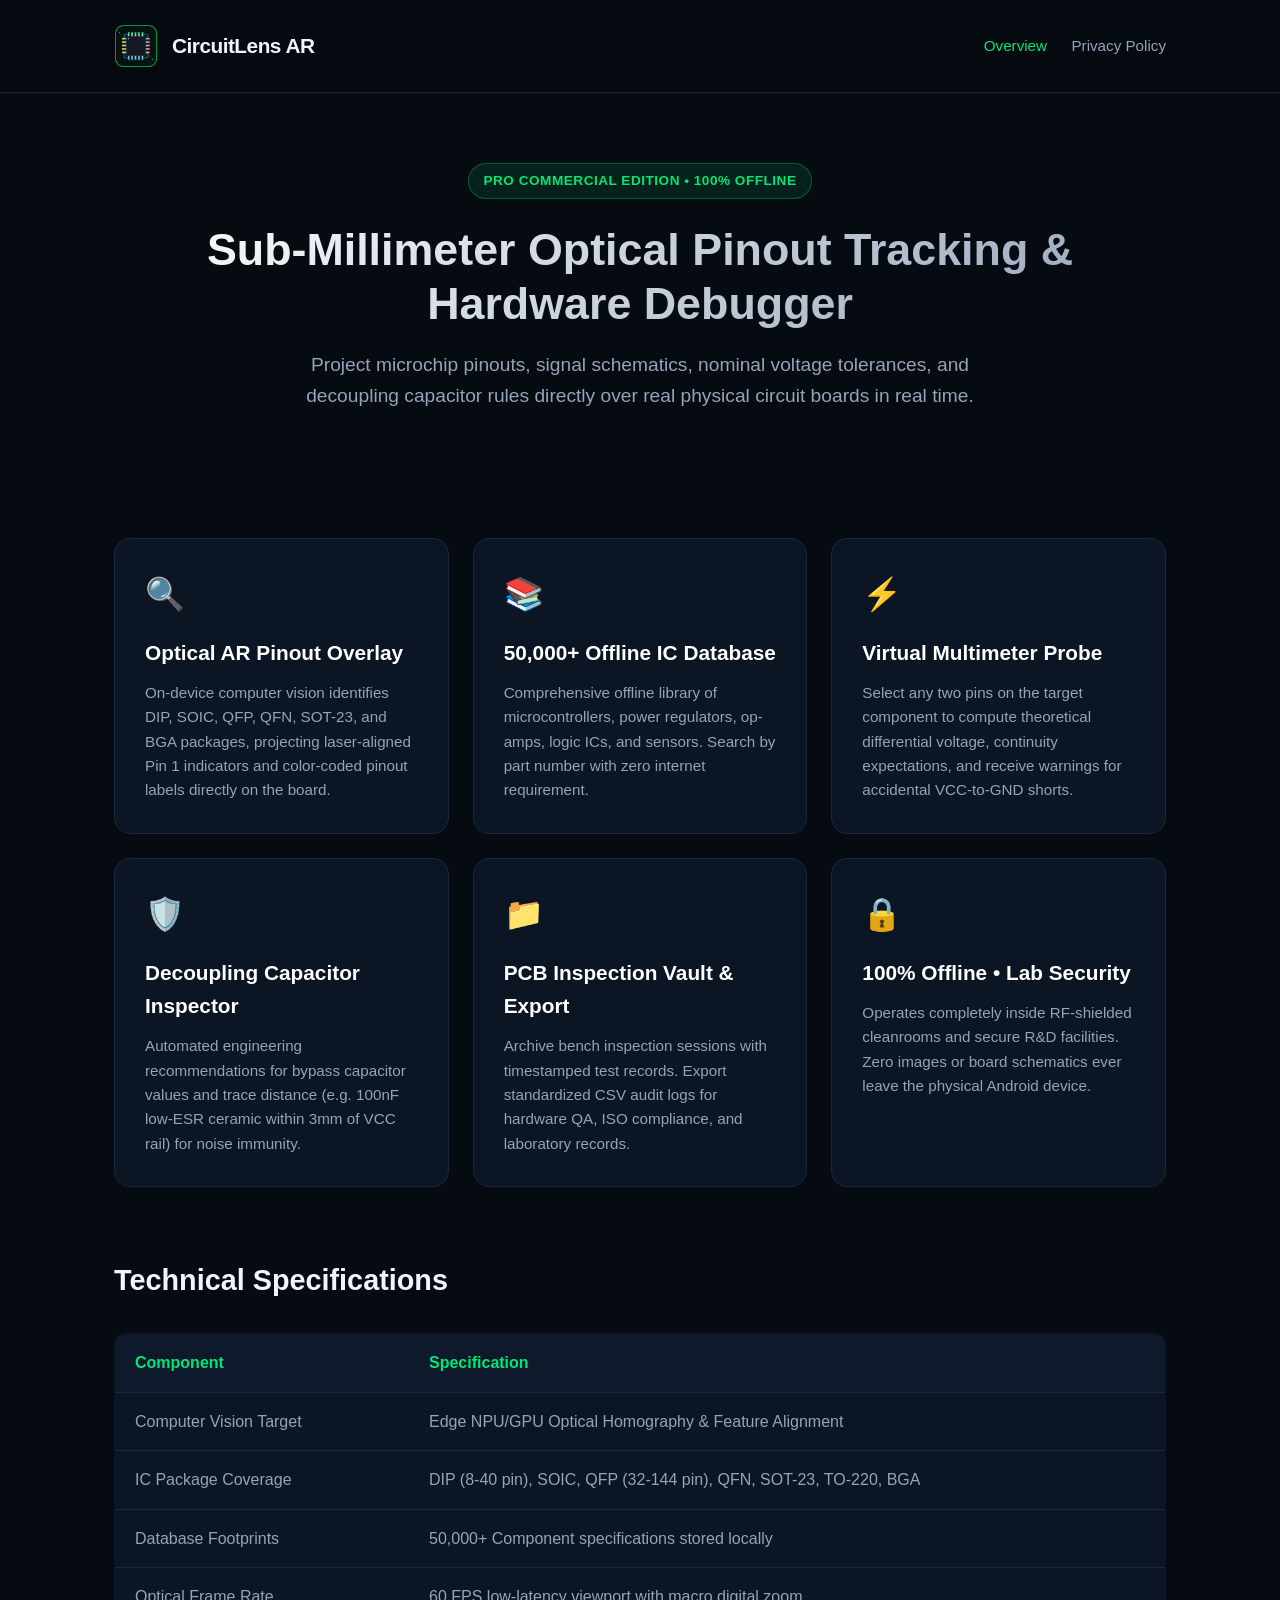
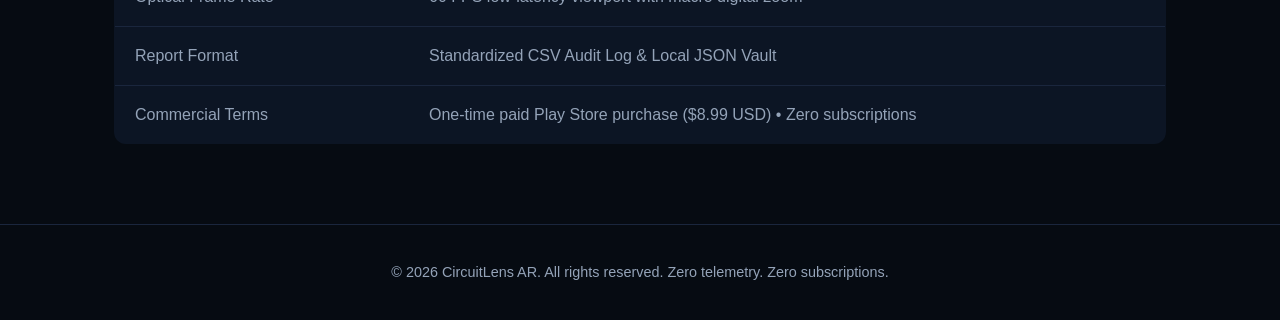
<file: index.html>
<!DOCTYPE html>
<html lang="en">
<head>
    <meta charset="UTF-8">
    <meta name="viewport" content="width=device-width, initial-scale=1.0">
    <title>CircuitLens AR - Live Augmented Reality PCB & Schematic Debugger</title>
    <link rel="stylesheet" href="style.css">
</head>
<body>
    <header>
        <div class="container nav-container">
            <div class="logo-group">
                <img src="assets/icon.png" alt="CircuitLens AR Logo">
                <h1>CircuitLens AR</h1>
            </div>
            <nav>
                <a href="index.html" class="active">Overview</a>
                <a href="privacy.html">Privacy Policy</a>
            </nav>
        </div>
    </header>

    <main class="container">
        <section class="hero">
            <span class="badge">PRO COMMERCIAL EDITION • 100% OFFLINE</span>
            <h2>Sub-Millimeter Optical Pinout Tracking & Hardware Debugger</h2>
            <p>Project microchip pinouts, signal schematics, nominal voltage tolerances, and decoupling capacitor rules directly over real physical circuit boards in real time.</p>
        </section>

        <section class="features-grid">
            <div class="card">
                <span class="icon">🔍</span>
                <h3>Optical AR Pinout Overlay</h3>
                <p>On-device computer vision identifies DIP, SOIC, QFP, QFN, SOT-23, and BGA packages, projecting laser-aligned Pin 1 indicators and color-coded pinout labels directly on the board.</p>
            </div>
            <div class="card">
                <span class="icon">📚</span>
                <h3>50,000+ Offline IC Database</h3>
                <p>Comprehensive offline library of microcontrollers, power regulators, op-amps, logic ICs, and sensors. Search by part number with zero internet requirement.</p>
            </div>
            <div class="card">
                <span class="icon">⚡</span>
                <h3>Virtual Multimeter Probe</h3>
                <p>Select any two pins on the target component to compute theoretical differential voltage, continuity expectations, and receive warnings for accidental VCC-to-GND shorts.</p>
            </div>
            <div class="card">
                <span class="icon">🛡️</span>
                <h3>Decoupling Capacitor Inspector</h3>
                <p>Automated engineering recommendations for bypass capacitor values and trace distance (e.g. 100nF low-ESR ceramic within 3mm of VCC rail) for noise immunity.</p>
            </div>
            <div class="card">
                <span class="icon">📁</span>
                <h3>PCB Inspection Vault & Export</h3>
                <p>Archive bench inspection sessions with timestamped test records. Export standardized CSV audit logs for hardware QA, ISO compliance, and laboratory records.</p>
            </div>
            <div class="card">
                <span class="icon">🔒</span>
                <h3>100% Offline • Lab Security</h3>
                <p>Operates completely inside RF-shielded cleanrooms and secure R&D facilities. Zero images or board schematics ever leave the physical Android device.</p>
            </div>
        </section>

        <section>
            <h3 style="font-size: 1.8rem; margin-bottom: 20px;">Technical Specifications</h3>
            <table class="spec-table">
                <tr><th>Component</th><th>Specification</th></tr>
                <tr><td>Computer Vision Target</td><td>Edge NPU/GPU Optical Homography & Feature Alignment</td></tr>
                <tr><td>IC Package Coverage</td><td>DIP (8-40 pin), SOIC, QFP (32-144 pin), QFN, SOT-23, TO-220, BGA</td></tr>
                <tr><td>Database Footprints</td><td>50,000+ Component specifications stored locally</td></tr>
                <tr><td>Optical Frame Rate</td><td>60 FPS low-latency viewport with macro digital zoom</td></tr>
                <tr><td>Report Format</td><td>Standardized CSV Audit Log & Local JSON Vault</td></tr>
                <tr><td>Commercial Terms</td><td>One-time paid Play Store purchase ($8.99 USD) • Zero subscriptions</td></tr>
            </table>
        </section>
    </main>

    <footer>
        <div class="container">
            <p>&copy; 2026 CircuitLens AR. All rights reserved. Zero telemetry. Zero subscriptions.</p>
        </div>
    </footer>
</body>
</html>
</file>
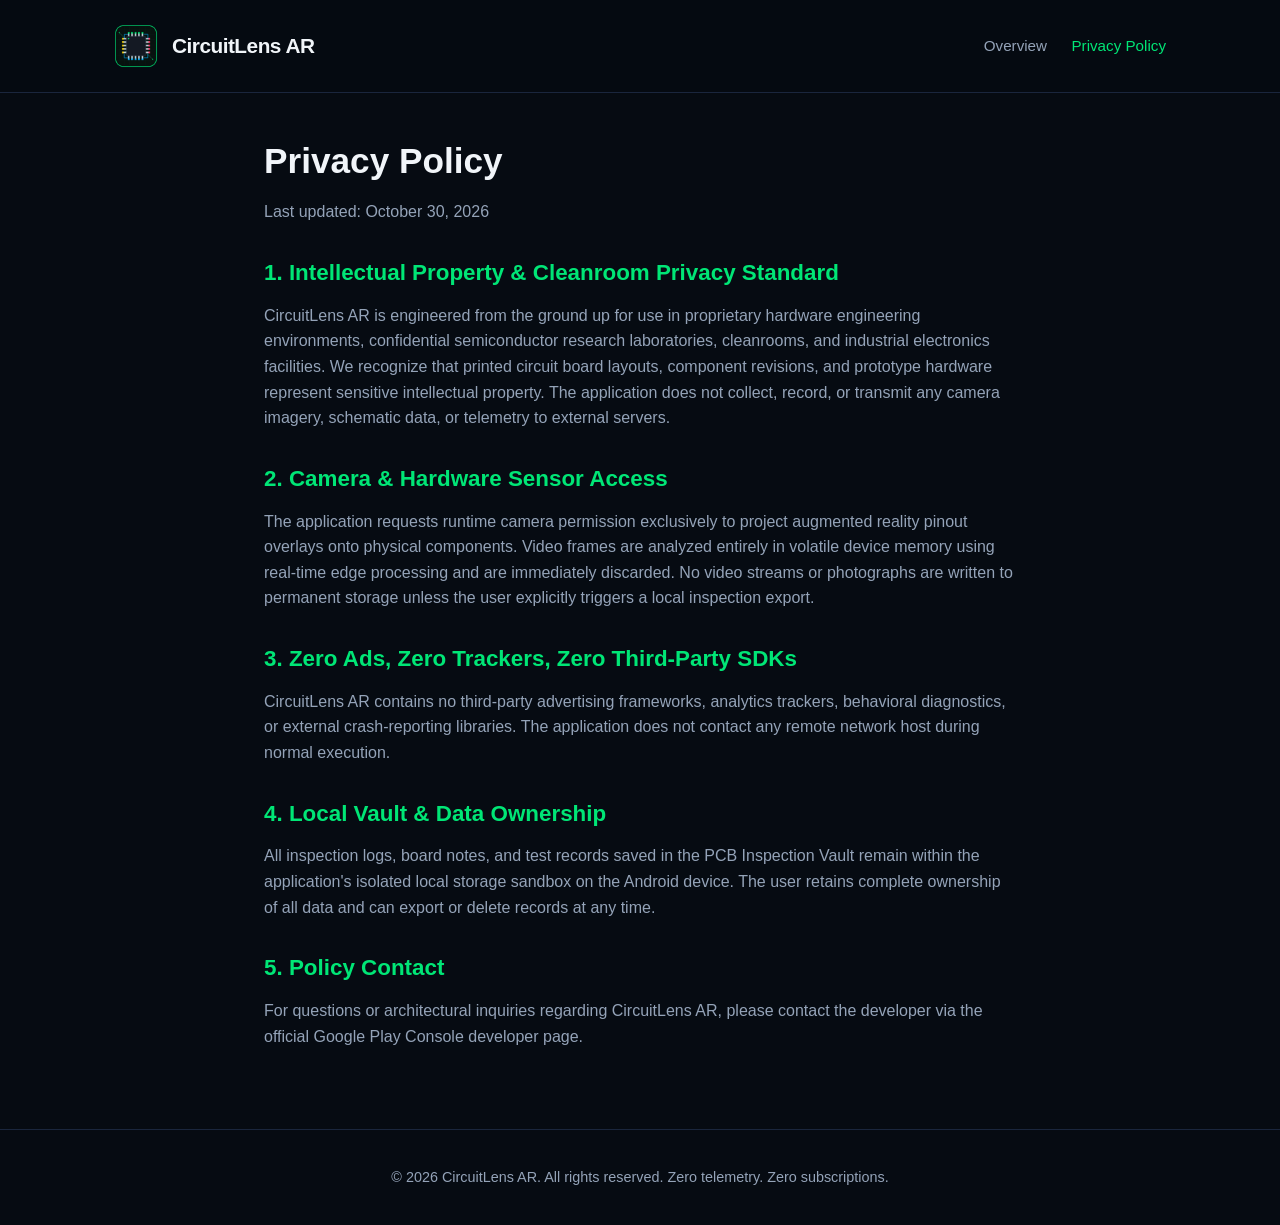
<file: privacy.html>
<!DOCTYPE html>
<html lang="en">
<head>
    <meta charset="UTF-8">
    <meta name="viewport" content="width=device-width, initial-scale=1.0">
    <title>Privacy Policy - CircuitLens AR</title>
    <link rel="stylesheet" href="style.css">
</head>
<body>
    <header>
        <div class="container nav-container">
            <div class="logo-group">
                <img src="assets/icon.png" alt="CircuitLens AR Logo">
                <h1>CircuitLens AR</h1>
            </div>
            <nav>
                <a href="index.html">Overview</a>
                <a href="privacy.html" class="active">Privacy Policy</a>
            </nav>
        </div>
    </header>

    <main class="container" style="max-width: 800px; padding-top: 40px;">
        <h2 style="font-size: 2.2rem; margin-bottom: 10px;">Privacy Policy</h2>
        <p style="color: var(--text-muted); margin-bottom: 30px;">Last updated: October 30, 2026</p>

        <section style="margin-bottom: 30px;">
            <h3 style="font-size: 1.4rem; color: var(--accent-green); margin-bottom: 12px;">1. Intellectual Property & Cleanroom Privacy Standard</h3>
            <p style="color: var(--text-muted);">CircuitLens AR is engineered from the ground up for use in proprietary hardware engineering environments, confidential semiconductor research laboratories, cleanrooms, and industrial electronics facilities. We recognize that printed circuit board layouts, component revisions, and prototype hardware represent sensitive intellectual property. The application does not collect, record, or transmit any camera imagery, schematic data, or telemetry to external servers.</p>
        </section>

        <section style="margin-bottom: 30px;">
            <h3 style="font-size: 1.4rem; color: var(--accent-green); margin-bottom: 12px;">2. Camera & Hardware Sensor Access</h3>
            <p style="color: var(--text-muted);">The application requests runtime camera permission exclusively to project augmented reality pinout overlays onto physical components. Video frames are analyzed entirely in volatile device memory using real-time edge processing and are immediately discarded. No video streams or photographs are written to permanent storage unless the user explicitly triggers a local inspection export.</p>
        </section>

        <section style="margin-bottom: 30px;">
            <h3 style="font-size: 1.4rem; color: var(--accent-green); margin-bottom: 12px;">3. Zero Ads, Zero Trackers, Zero Third-Party SDKs</h3>
            <p style="color: var(--text-muted);">CircuitLens AR contains no third-party advertising frameworks, analytics trackers, behavioral diagnostics, or external crash-reporting libraries. The application does not contact any remote network host during normal execution.</p>
        </section>

        <section style="margin-bottom: 30px;">
            <h3 style="font-size: 1.4rem; color: var(--accent-green); margin-bottom: 12px;">4. Local Vault & Data Ownership</h3>
            <p style="color: var(--text-muted);">All inspection logs, board notes, and test records saved in the PCB Inspection Vault remain within the application's isolated local storage sandbox on the Android device. The user retains complete ownership of all data and can export or delete records at any time.</p>
        </section>

        <section style="margin-bottom: 30px;">
            <h3 style="font-size: 1.4rem; color: var(--accent-green); margin-bottom: 12px;">5. Policy Contact</h3>
            <p style="color: var(--text-muted);">For questions or architectural inquiries regarding CircuitLens AR, please contact the developer via the official Google Play Console developer page.</p>
        </section>
    </main>

    <footer>
        <div class="container">
            <p>&copy; 2026 CircuitLens AR. All rights reserved. Zero telemetry. Zero subscriptions.</p>
        </div>
    </footer>
</body>
</html>
</file>
<file: style.css>
:root {
    --bg-dark: #060B12;
    --card-bg: #0C1524;
    --accent-green: #00E676;
    --accent-cyan: #00B0FF;
    --accent-amber: #FFD600;
    --accent-red: #FF3366;
    --text-main: #F1F5F9;
    --text-muted: #94A3B8;
    --border-color: #1A263D;
}

* {
    margin: 0;
    padding: 0;
    box-sizing: border-box;
    font-family: -apple-system, BlinkMacSystemFont, "Segoe UI", Roboto, Helvetica, Arial, sans-serif;
}

body {
    background-color: var(--bg-dark);
    color: var(--text-main);
    line-height: 1.6;
}

.container {
    max-width: 1100px;
    margin: 0 auto;
    padding: 0 24px;
}

header {
    border-bottom: 1px solid var(--border-color);
    padding: 24px 0;
    background: rgba(6, 11, 18, 0.85);
    backdrop-filter: blur(12px);
    position: sticky;
    top: 0;
    z-index: 100;
}

header .nav-container {
    display: flex;
    justify-content: space-between;
    align-items: center;
}

.logo-group {
    display: flex;
    align-items: center;
    gap: 14px;
}

.logo-group img {
    width: 44px;
    height: 44px;
    border-radius: 10px;
}

.logo-group h1 {
    font-size: 1.3rem;
    font-weight: 700;
    letter-spacing: -0.5px;
}

nav a {
    color: var(--text-muted);
    text-decoration: none;
    margin-left: 20px;
    font-weight: 500;
    font-size: 0.95rem;
    transition: color 0.2s;
}

nav a:hover, nav a.active {
    color: var(--accent-green);
}

.hero {
    padding: 70px 0 50px;
    text-align: center;
}

.badge {
    display: inline-block;
    padding: 6px 14px;
    background: rgba(0, 230, 118, 0.1);
    color: var(--accent-green);
    border: 1px solid rgba(0, 230, 118, 0.3);
    border-radius: 50px;
    font-size: 0.85rem;
    font-weight: 600;
    margin-bottom: 24px;
    letter-spacing: 0.5px;
}

.hero h2 {
    font-size: 2.8rem;
    font-weight: 800;
    line-height: 1.2;
    margin-bottom: 20px;
    background: linear-gradient(135deg, #FFFFFF 0%, #94A3B8 100%);
    -webkit-background-clip: text;
    -webkit-text-fill-color: transparent;
}

.hero p {
    font-size: 1.2rem;
    color: var(--text-muted);
    max-width: 720px;
    margin: 0 auto 36px;
}

.features-grid {
    display: grid;
    grid-template-columns: repeat(auto-fit, minmax(300px, 1fr));
    gap: 24px;
    margin: 40px 0 70px;
}

.card {
    background: var(--card-bg);
    border: 1px solid var(--border-color);
    border-radius: 16px;
    padding: 30px;
    transition: transform 0.2s, border-color 0.2s;
}

.card:hover {
    transform: translateY(-4px);
    border-color: var(--accent-green);
}

.card .icon {
    font-size: 2rem;
    margin-bottom: 16px;
    display: inline-block;
}

.card h3 {
    font-size: 1.3rem;
    margin-bottom: 12px;
    color: #FFFFFF;
}

.card p {
    color: var(--text-muted);
    font-size: 0.95rem;
    line-height: 1.6;
}

.spec-table {
    width: 100%;
    border-collapse: collapse;
    margin: 30px 0;
    background: var(--card-bg);
    border-radius: 12px;
    overflow: hidden;
    border: 1px solid var(--border-color);
}

.spec-table th, .spec-table td {
    padding: 16px 20px;
    text-align: left;
    border-bottom: 1px solid var(--border-color);
}

.spec-table th {
    background: #0E1A2C;
    color: var(--accent-green);
    font-weight: 600;
}

.spec-table td {
    color: var(--text-muted);
}

.spec-table tr:last-child td {
    border-bottom: none;
}

footer {
    border-top: 1px solid var(--border-color);
    padding: 36px 0;
    text-align: center;
    color: var(--text-muted);
    font-size: 0.9rem;
    margin-top: 80px;
}
</file>
